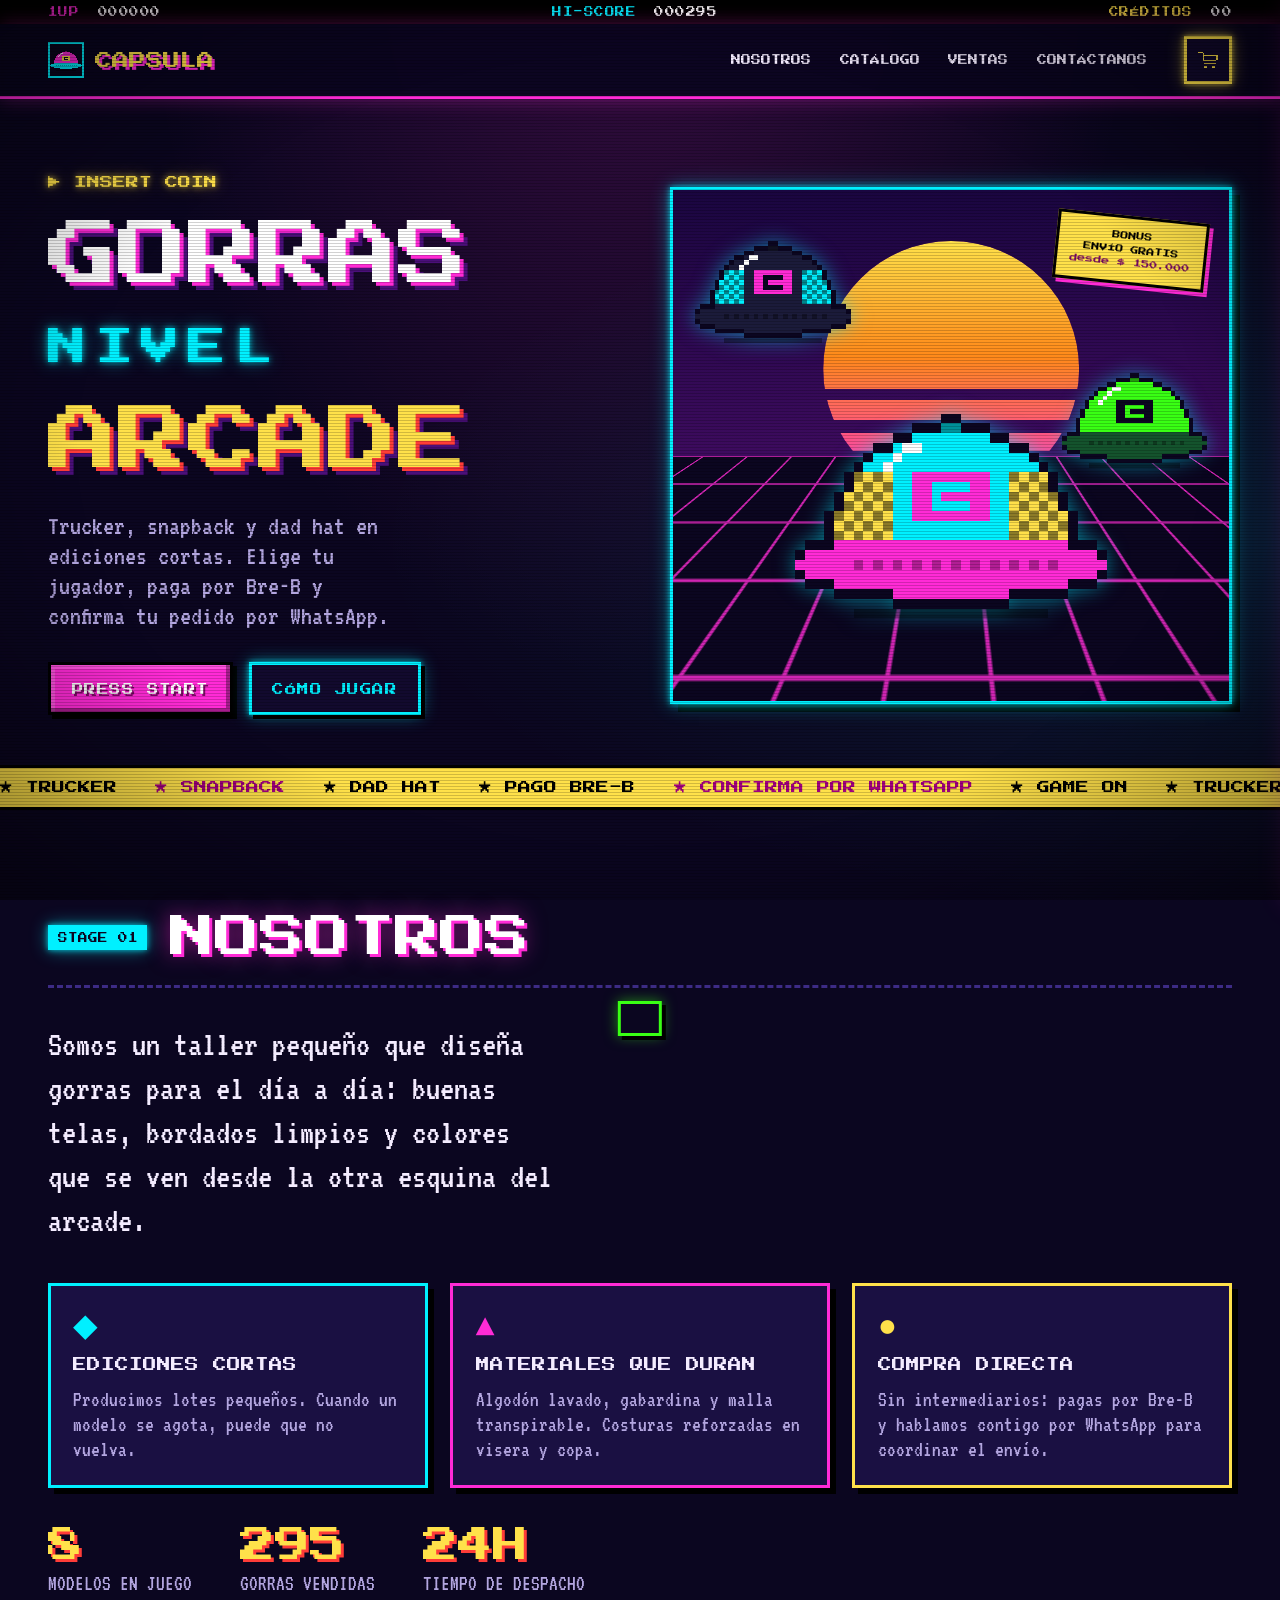
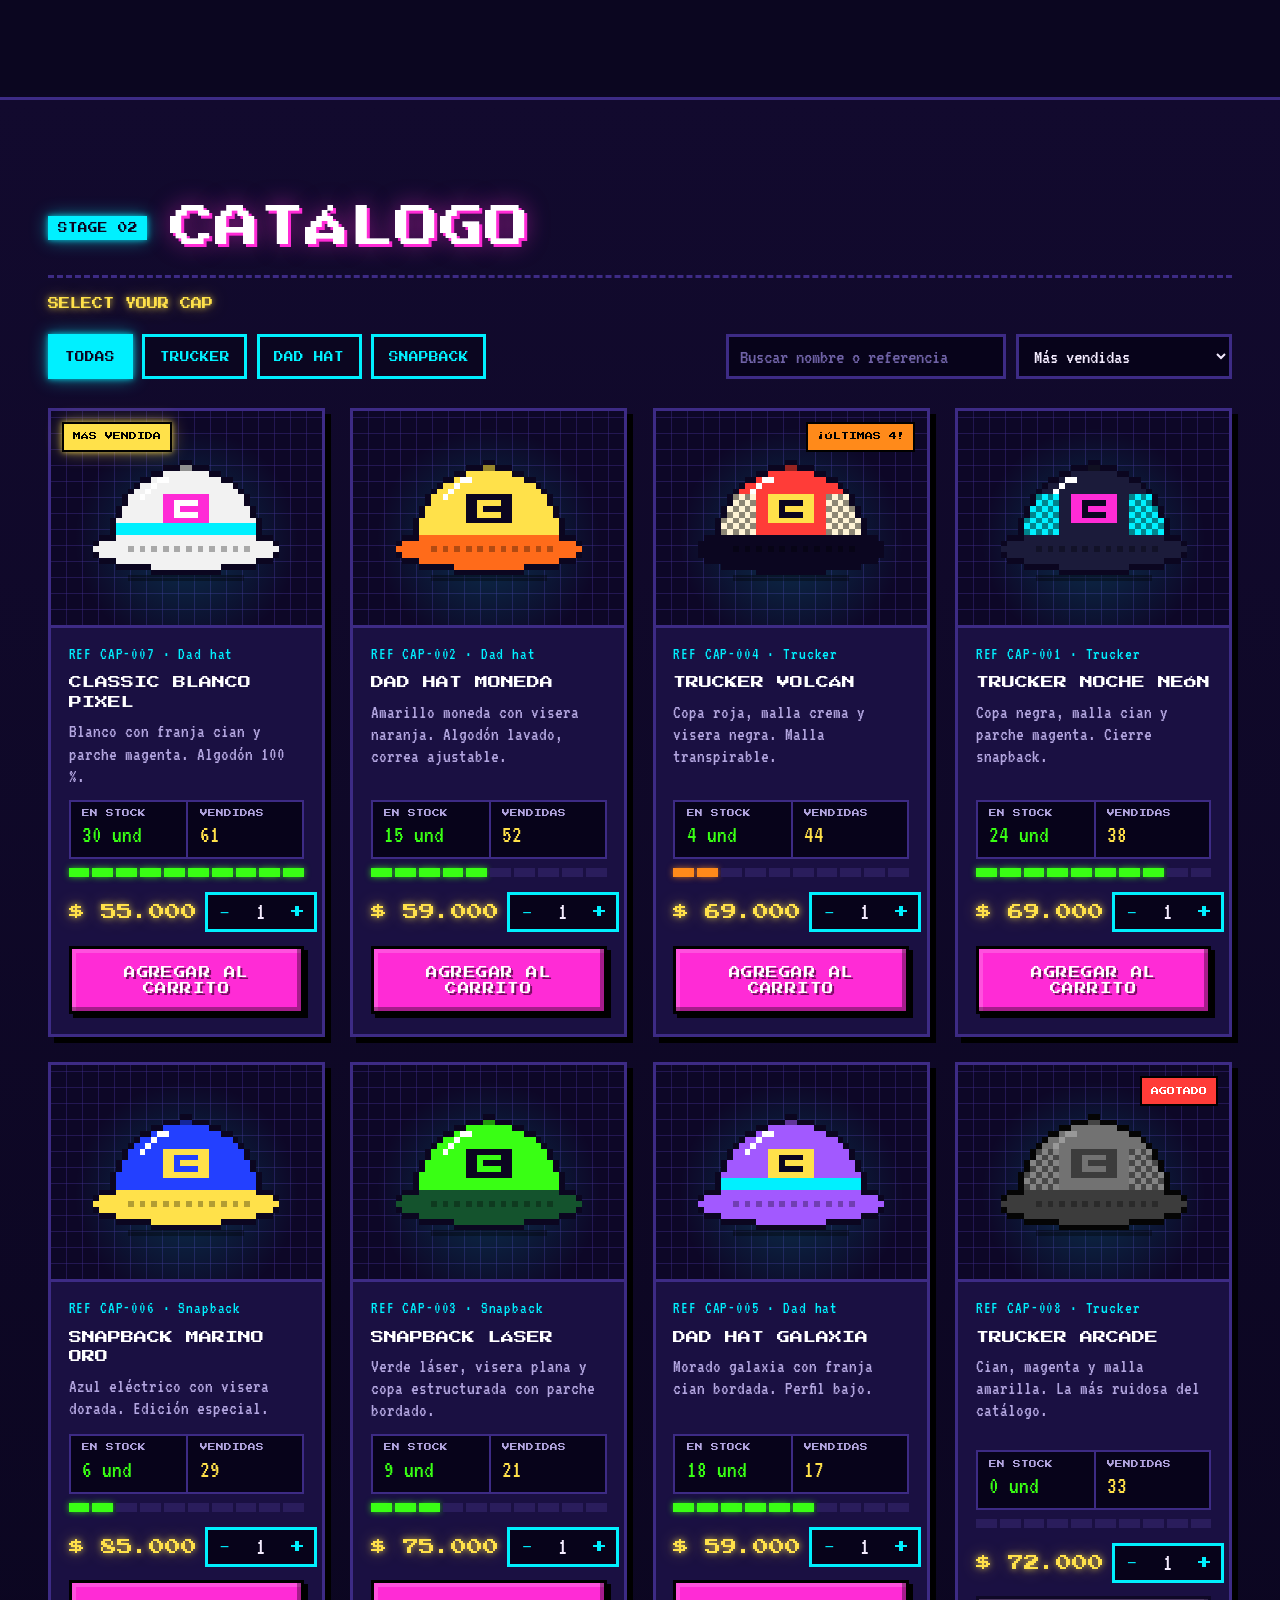
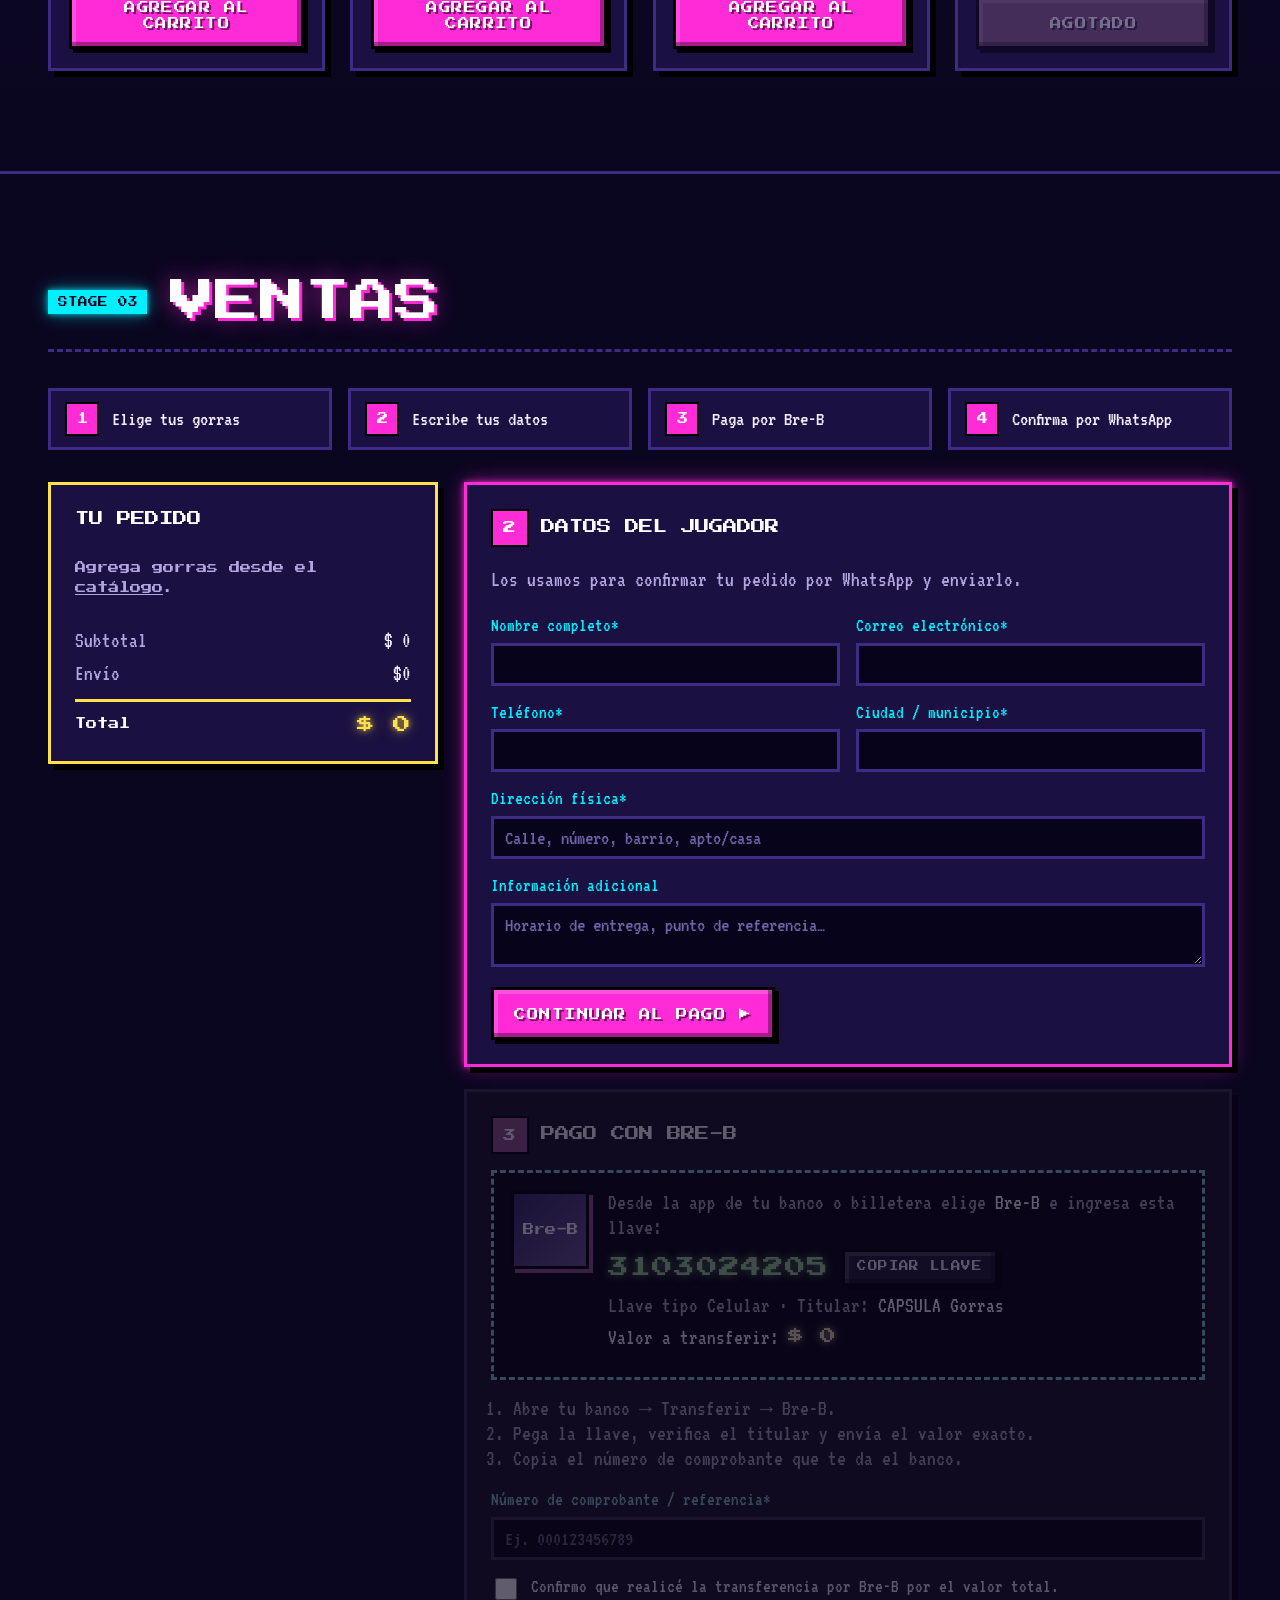
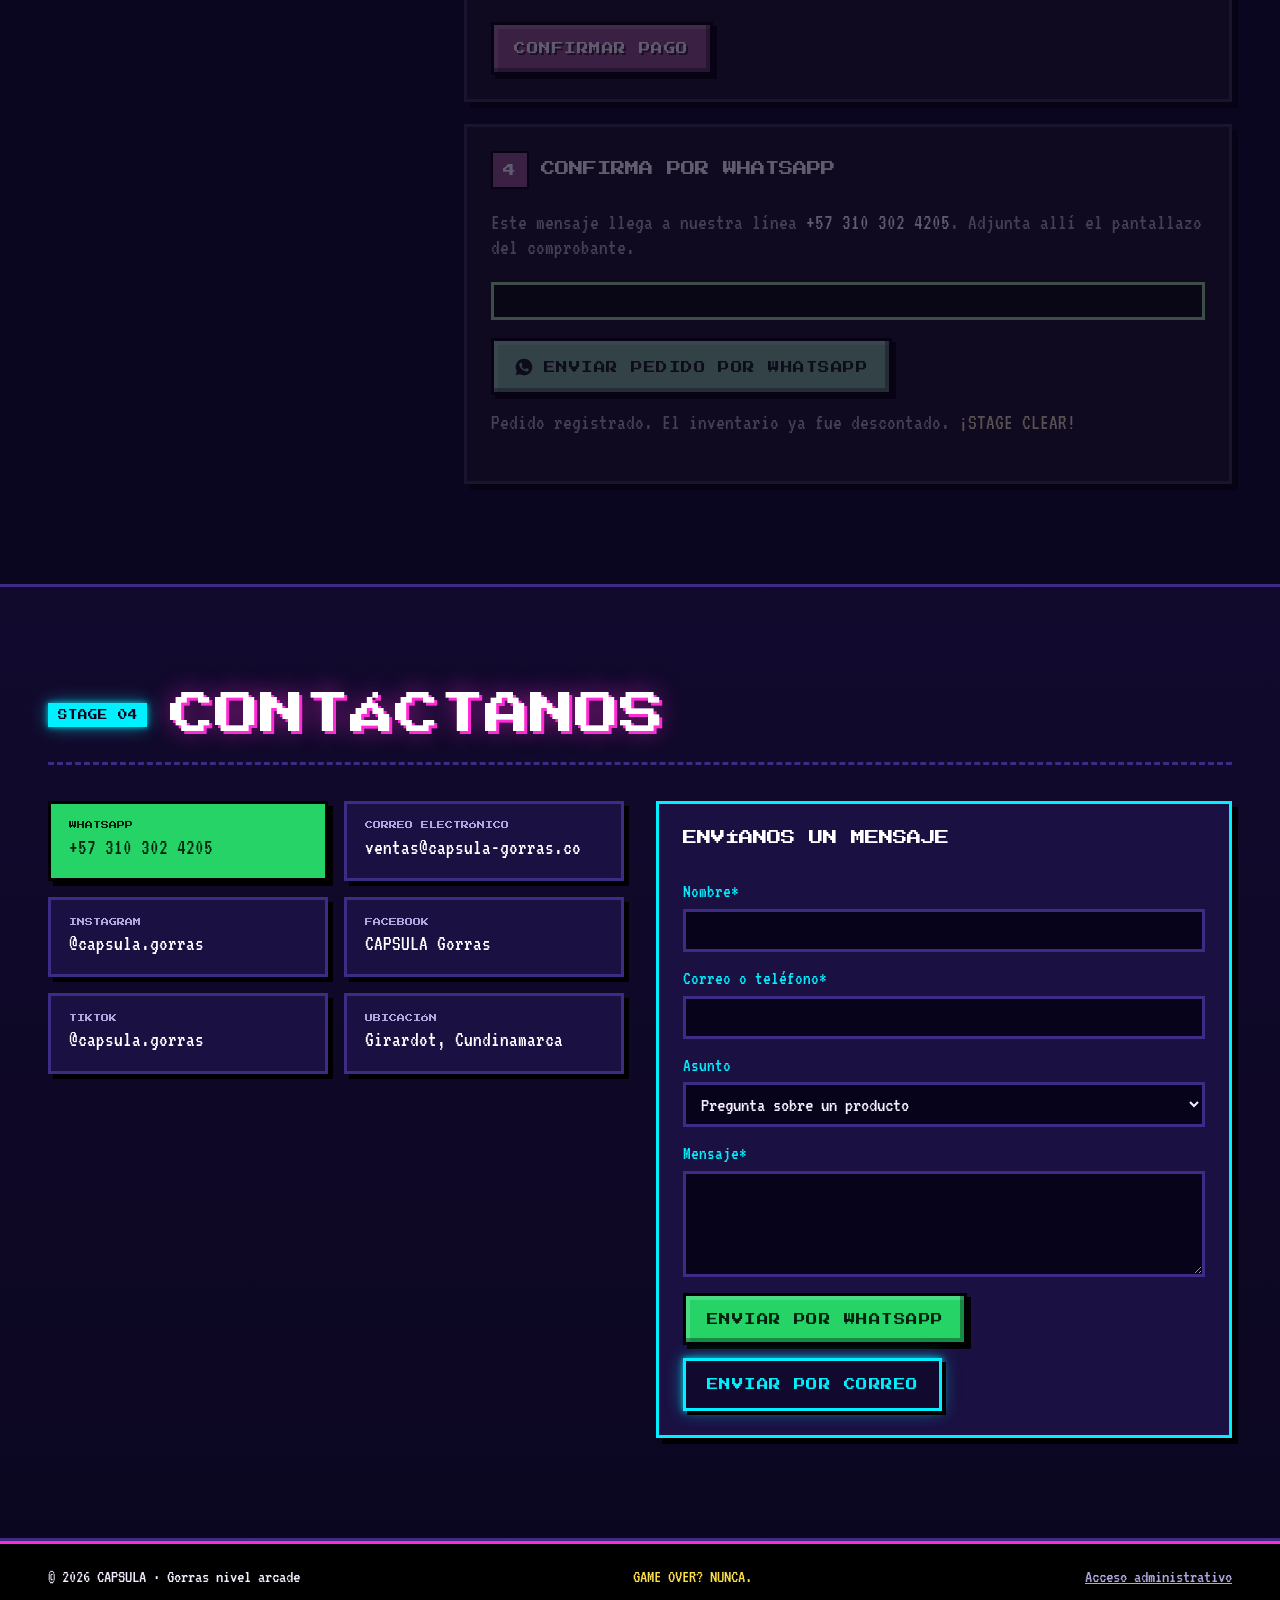
<file: index.html>
<!doctype html>
<html lang="es">
<head>
  <meta charset="utf-8">
  <meta name="viewport" content="width=device-width, initial-scale=1">
  <title>CAPSULA · Gorras arcade</title>
  <meta name="description" content="Tienda de gorras retro arcade: trucker, snapback y dad hat. Pago por Bre-B y confirmación por WhatsApp.">
  <meta name="theme-color" content="#0b0620">
  <link rel="icon" href="img/favicon.svg" type="image/svg+xml">
  <link rel="preconnect" href="https://fonts.googleapis.com">
  <link href="https://fonts.googleapis.com/css2?family=Press+Start+2P&family=VT323&display=swap" rel="stylesheet">
  <link rel="stylesheet" href="css/styles.css">
</head>
<body>
<div class="crt" aria-hidden="true"></div>

<!-- HUD superior -->
<div class="hud" aria-hidden="true">
  <span><b class="c-mag">1UP</b> <span id="hudScore">000000</span></span>
  <span><b class="c-cyan">HI-SCORE</b> <span id="hudHi">000000</span></span>
  <span><b class="c-yel">CRÉDITOS</b> <span id="hudCred">00</span></span>
</div>

<header class="topbar">
  <a href="#inicio" class="logo"><img src="img/favicon.svg" alt="" class="logo-mark"><span data-cfg="nombre">CAPSULA</span></a>
  <nav class="nav" id="nav">
    <a href="#nosotros">Nosotros</a>
    <a href="#catalogo">Catálogo</a>
    <a href="#ventas">Ventas</a>
    <a href="#contacto">Contáctanos</a>
  </nav>
  <button class="cart-btn" id="abrirCarrito" aria-label="Abrir carrito">
    <svg viewBox="0 0 16 16" width="22" height="22" shape-rendering="crispEdges" fill="currentColor"><path d="M1 2h3v1H1zM4 3h1v6H4zM5 4h10v1H5zM14 5h1v3h-1zM5 8h9v1H5zM5 10h9v1H5zM5 12h2v2H5zM11 12h2v2h-2z"/></svg>
    <span class="badge" id="contador">0</span>
  </button>
  <button class="menu-btn" id="menuBtn" aria-label="Menú">≡</button>
</header>

<!-- ================= INICIO ================= -->
<section class="hero" id="inicio">
  <div class="hero-text">
    <p class="kicker blink">▶ INSERT COIN</p>
    <h1><span class="h-a">GORRAS</span><span class="h-b">NIVEL</span><span class="h-c">ARCADE</span></h1>
    <p class="lead">Trucker, snapback y dad hat en ediciones cortas. Elige tu jugador, paga por Bre-B y confirma tu pedido por WhatsApp.</p>
    <div class="hero-cta">
      <a href="#catalogo" class="btn btn-primary">PRESS START</a>
      <a href="#ventas" class="btn btn-ghost">CÓMO JUGAR</a>
    </div>
  </div>
  <div class="hero-art">
    <div class="sun"></div>
    <div class="floor"></div>
    <img src="img/gorra-008.svg" alt="Gorra trucker arcade" class="hero-cap c1">
    <img src="img/gorra-001.svg" alt="" class="hero-cap c2">
    <img src="img/gorra-003.svg" alt="" class="hero-cap c3">
    <div class="sticker">BONUS<br>ENVÍO GRATIS<br><span id="envioGratis"></span></div>
  </div>
</section>

<div class="ticker" aria-hidden="true"><div class="ticker-track">
  <span>★ TRUCKER</span><span>★ SNAPBACK</span><span>★ DAD HAT</span><span>★ PAGO BRE-B</span><span>★ CONFIRMA POR WHATSAPP</span><span>★ GAME ON</span>
  <span>★ TRUCKER</span><span>★ SNAPBACK</span><span>★ DAD HAT</span><span>★ PAGO BRE-B</span><span>★ CONFIRMA POR WHATSAPP</span><span>★ GAME ON</span>
</div></div>

<!-- ================= NOSOTROS ================= -->
<section class="section" id="nosotros">
  <div class="section-head"><span class="num">STAGE 01</span><h2>Nosotros</h2></div>
  <div class="about">
    <p class="about-big">Somos un taller pequeño que diseña gorras para el día a día: buenas telas, bordados limpios y colores que se ven desde la otra esquina del arcade.</p>
    <div class="about-grid">
      <article><span class="icon">◆</span><h3>Ediciones cortas</h3><p>Producimos lotes pequeños. Cuando un modelo se agota, puede que no vuelva.</p></article>
      <article><span class="icon">▲</span><h3>Materiales que duran</h3><p>Algodón lavado, gabardina y malla transpirable. Costuras reforzadas en visera y copa.</p></article>
      <article><span class="icon">●</span><h3>Compra directa</h3><p>Sin intermediarios: pagas por Bre-B y hablamos contigo por WhatsApp para coordinar el envío.</p></article>
    </div>
    <ul class="stats">
      <li><strong id="statModelos">0</strong><span>modelos en juego</span></li>
      <li><strong id="statVendidas">0</strong><span>gorras vendidas</span></li>
      <li><strong>24H</strong><span>tiempo de despacho</span></li>
    </ul>
  </div>
</section>

<!-- ================= CATÁLOGO ================= -->
<section class="section section-alt" id="catalogo">
  <div class="section-head"><span class="num">STAGE 02</span><h2>Catálogo</h2></div>
  <p class="sub">SELECT YOUR CAP</p>
  <div class="filtros">
    <div class="chips" id="chips"></div>
    <div class="filtros-der">
      <input type="search" id="buscar" placeholder="Buscar nombre o referencia">
      <select id="orden" aria-label="Ordenar">
        <option value="ventas">Más vendidas</option>
        <option value="precio-asc">Precio: menor a mayor</option>
        <option value="precio-desc">Precio: mayor a menor</option>
        <option value="stock">Mayor disponibilidad</option>
      </select>
    </div>
  </div>
  <div class="grid" id="grid"><p class="cargando blink">CARGANDO…</p></div>
</section>

<!-- ================= VENTAS ================= -->
<section class="section" id="ventas">
  <div class="section-head"><span class="num">STAGE 03</span><h2>Ventas</h2></div>

  <ol class="pasos-guia">
    <li><b>1</b>Elige tus gorras</li>
    <li><b>2</b>Escribe tus datos</li>
    <li><b>3</b>Paga por Bre-B</li>
    <li><b>4</b>Confirma por WhatsApp</li>
  </ol>

  <div class="checkout">
    <aside class="resumen card">
      <h3>Tu pedido</h3>
      <div id="resumenItems" class="resumen-items"></div>
      <dl class="totales">
        <div><dt>Subtotal</dt><dd id="tSub">$0</dd></div>
        <div><dt>Envío</dt><dd id="tEnv">$0</dd></div>
        <div class="total"><dt>Total</dt><dd id="tTot">$0</dd></div>
      </dl>
    </aside>

    <div class="flujo">
      <form class="card paso" id="formDatos" novalidate>
        <h3><span class="paso-n">2</span> Datos del jugador</h3>
        <p class="muted">Los usamos para confirmar tu pedido por WhatsApp y enviarlo.</p>
        <div class="campos">
          <label>Nombre completo*<input name="nombre" required autocomplete="name"></label>
          <label>Correo electrónico*<input name="correo" type="email" required autocomplete="email"></label>
          <label>Teléfono*<input name="telefono" type="tel" required pattern="[0-9 +\(\)\-]{7,}" autocomplete="tel"></label>
          <label>Ciudad / municipio*<input name="ciudad" required autocomplete="address-level2"></label>
          <label class="full">Dirección física*<input name="direccion" required autocomplete="street-address" placeholder="Calle, número, barrio, apto/casa"></label>
          <label class="full">Información adicional<textarea name="adicional" rows="2" placeholder="Horario de entrega, punto de referencia…"></textarea></label>
        </div>
        <button class="btn btn-primary" type="submit">Continuar al pago ▶</button>
      </form>

      <div class="card paso bloqueado" id="pasoPago">
        <h3><span class="paso-n">3</span> Pago con Bre-B</h3>
        <div class="breb">
          <div class="breb-logo">Bre-B</div>
          <div>
            <p class="muted">Desde la app de tu banco o billetera elige <b>Bre-B</b> e ingresa esta llave:</p>
            <div class="llave">
              <span id="brebLlave">—</span>
              <button class="btn btn-small" type="button" id="copiarLlave">Copiar llave</button>
            </div>
            <p class="muted"><span id="brebTipo"></span> · Titular: <b id="brebTitular"></b></p>
            <p class="monto">Valor a transferir: <b id="brebMonto">$0</b></p>
          </div>
        </div>
        <ol class="mini-pasos">
          <li>Abre tu banco → Transferir → Bre-B.</li>
          <li>Pega la llave, verifica el titular y envía el valor exacto.</li>
          <li>Copia el número de comprobante que te da el banco.</li>
        </ol>
        <form id="formPago" novalidate>
          <label>Número de comprobante / referencia*
            <input name="comprobante" required minlength="4" placeholder="Ej. 000123456789">
          </label>
          <label class="check"><input type="checkbox" name="confirmo" required> Confirmo que realicé la transferencia por Bre-B por el valor total.</label>
          <button class="btn btn-primary" type="submit" id="btnPagar">Confirmar pago</button>
        </form>
      </div>

      <div class="card paso bloqueado" id="pasoWhatsapp">
        <h3><span class="paso-n">4</span> Confirma por WhatsApp</h3>
        <p class="muted">Este mensaje llega a nuestra línea <b data-cfg="whatsappVisible"></b>. Adjunta allí el pantallazo del comprobante.</p>
        <pre class="mensaje" id="mensajeWA"></pre>
        <a class="btn btn-wa" id="btnWA" target="_blank" rel="noopener">
          <svg viewBox="0 0 24 24" width="20" height="20" fill="currentColor"><path d="M12 2a10 10 0 0 0-8.6 15.1L2 22l5-1.3A10 10 0 1 0 12 2Zm5.3 14.1c-.2.6-1.3 1.2-1.8 1.2-.5.1-1 .1-3.3-.8-2.8-1.1-4.5-3.9-4.7-4.1-.1-.2-1.1-1.5-1.1-2.9s.7-2 1-2.3c.2-.3.5-.3.7-.3h.5c.2 0 .4 0 .6.5l.8 2c.1.2.1.3 0 .5l-.3.5-.4.4c-.1.1-.3.3-.1.6.2.3.7 1.2 1.6 2 1.1 1 2 1.3 2.3 1.4.3.1.5.1.6-.1l.9-1.1c.2-.3.4-.2.6-.1l1.9.9c.3.1.5.2.5.3.1.2.1.7-.1 1.3Z"/></svg>
          Enviar pedido por WhatsApp
        </a>
        <p class="pedido-id muted">Pedido <b id="pedidoId"></b> registrado. El inventario ya fue descontado. <span class="c-yel">¡STAGE CLEAR!</span></p>
      </div>
    </div>
  </div>
</section>

<!-- ================= CONTACTO ================= -->
<section class="section section-alt" id="contacto">
  <div class="section-head"><span class="num">STAGE 04</span><h2>Contáctanos</h2></div>
  <div class="contacto">
    <div class="canales">
      <a class="canal wa" id="lnkWA" target="_blank" rel="noopener"><span>WhatsApp</span><b data-cfg="whatsappVisible"></b></a>
      <a class="canal" id="lnkMail"><span>Correo electrónico</span><b data-cfg="correo"></b></a>
      <a class="canal" id="lnkIG" target="_blank" rel="noopener"><span>Instagram</span><b>@capsula.gorras</b></a>
      <a class="canal" id="lnkFB" target="_blank" rel="noopener"><span>Facebook</span><b>CAPSULA Gorras</b></a>
      <a class="canal" id="lnkTT" target="_blank" rel="noopener"><span>TikTok</span><b>@capsula.gorras</b></a>
      <div class="canal"><span>Ubicación</span><b data-cfg="ciudad"></b></div>
    </div>
    <form class="mensajeria card" id="formContacto" novalidate>
      <h3>Envíanos un mensaje</h3>
      <label>Nombre*<input name="nombre" required></label>
      <label>Correo o teléfono*<input name="contacto" required></label>
      <label>Asunto
        <select name="asunto">
          <option>Pregunta sobre un producto</option>
          <option>Estado de mi pedido</option>
          <option>Ventas al por mayor</option>
          <option>Otro</option>
        </select>
      </label>
      <label>Mensaje*<textarea name="mensaje" rows="4" required></textarea></label>
      <div class="dos-btn">
        <button class="btn btn-wa" type="submit" data-via="wa">Enviar por WhatsApp</button>
        <button class="btn btn-ghost" type="submit" data-via="mail">Enviar por correo</button>
      </div>
    </form>
  </div>
</section>

<footer class="footer">
  <span>© 2026 <span data-cfg="nombre"></span> · <span data-cfg="eslogan"></span></span>
  <span class="blink c-yel">GAME OVER? NUNCA.</span>
  <a href="admin.html" class="admin-link">Acceso administrativo</a>
</footer>

<!-- ================= CARRITO ================= -->
<div class="overlay" id="overlay"></div>
<aside class="drawer" id="drawer" aria-label="Carrito">
  <div class="drawer-head"><h3>Carrito</h3><button class="x" id="cerrarCarrito" aria-label="Cerrar">×</button></div>
  <div class="drawer-body" id="carritoItems"></div>
  <div class="drawer-foot">
    <div class="fila"><span>Subtotal</span><b id="dSub">$0</b></div>
    <p class="muted" id="dEnvioMsg"></p>
    <a href="#ventas" class="btn btn-primary btn-block" id="irPagar">Finalizar compra ▶</a>
  </div>
</aside>

<div class="toast" id="toast"></div>

<script src="js/config.js"></script>
<script src="data/inventario.js"></script>
<script src="js/inventario.js"></script>
<script src="js/app.js"></script>
</body>
</html>
</file>
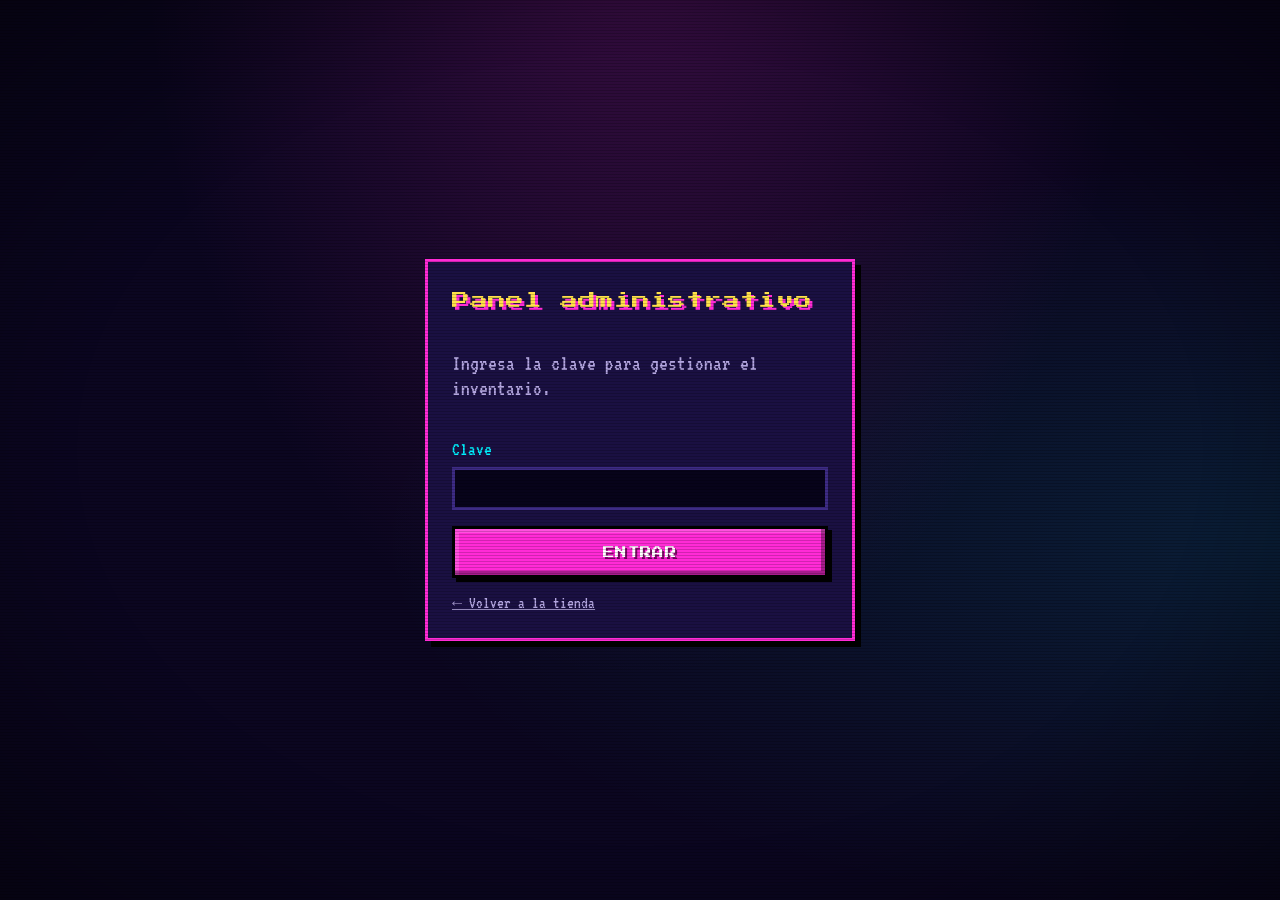
<file: admin.html>
<!doctype html>
<html lang="es">
<head>
  <meta charset="utf-8">
  <meta name="viewport" content="width=device-width, initial-scale=1">
  <meta name="robots" content="noindex, nofollow">
  <title>Inventario · Panel administrativo</title>
  <link rel="icon" href="img/favicon.svg" type="image/svg+xml">
  <link href="https://fonts.googleapis.com/css2?family=Press+Start+2P&family=VT323&display=swap" rel="stylesheet">
  <link rel="stylesheet" href="css/styles.css">
</head>
<body class="admin-body">
<div class="crt" aria-hidden="true"></div>

<!-- Acceso -->
<section class="login" id="login">
  <form class="card" id="formLogin">
    <h1>Panel administrativo</h1>
    <p class="muted">Ingresa la clave para gestionar el inventario.</p>
    <label>Clave<input type="password" name="clave" required autocomplete="current-password"></label>
    <button class="btn btn-primary">Entrar</button>
    <a href="index.html" class="muted small">← Volver a la tienda</a>
  </form>
</section>

<main class="admin" id="admin" hidden>
  <div class="admin-top">
    <h1>Inventario <span class="fuente" id="fuente"></span></h1>
    <div class="barra" style="margin:0">
      <button class="btn btn-small" id="recargar">Recargar</button>
      <a href="index.html" class="btn btn-small" target="_blank">Ver tienda</a>
      <button class="btn btn-small" id="salir">Salir</button>
    </div>
  </div>

  <div class="kpis" id="kpis"></div>

  <div class="tabs" role="tablist">
    <button class="tab on" data-tab="inventario">Inventario</button>
    <button class="tab" data-tab="nuevo">Nuevo producto</button>
    <button class="tab" data-tab="pedidos">Pedidos</button>
    <button class="tab" data-tab="movimientos">Movimientos</button>
    <button class="tab" data-tab="respaldo">Respaldo y publicación</button>
  </div>

  <!-- Inventario -->
  <section class="panel on" id="p-inventario">
    <div class="barra">
      <input type="search" id="filtroInv" placeholder="Buscar referencia o nombre">
      <select id="filtroEstado" style="width:auto">
        <option value="">Todos</option><option value="bajo">Stock bajo</option><option value="cero">Agotados</option><option value="inactivo">Inactivos</option>
      </select>
    </div>
    <div class="tabla-wrap"><table>
      <thead><tr><th></th><th>Ref.</th><th>Producto</th><th>Precio</th><th>Stock</th><th>Entrada rápida</th><th>Vendidas</th><th>Estado</th><th>Visible</th><th>Acciones</th></tr></thead>
      <tbody id="tablaInv"></tbody>
    </table></div>
  </section>

  <!-- Nuevo -->
  <section class="panel" id="p-nuevo">
    <form class="card form-nuevo" id="formNuevo">
      <label>Referencia*<input name="ref" required placeholder="CAP-009"></label>
      <label>Nombre*<input name="nombre" required></label>
      <label>Categoría*<input name="categoria" required list="cats" placeholder="Trucker"></label>
      <datalist id="cats"></datalist>
      <label>Precio (COP)*<input name="precio" type="number" min="0" step="100" required></label>
      <label>Stock inicial*<input name="stock" type="number" min="0" required></label>
      <label>Vendidas<input name="ventas" type="number" min="0" value="0"></label>
      <label class="full">Imagen (ruta en el repositorio o URL)<input name="imagen" placeholder="img/gorra-009.jpg"></label>
      <label class="full">Descripción<textarea name="descripcion" rows="2"></textarea></label>
      <div class="full"><button class="btn btn-primary">Agregar al inventario</button></div>
    </form>
  </section>

  <!-- Pedidos -->
  <section class="panel" id="p-pedidos">
    <p class="muted small">Pedidos registrados desde este navegador. Con Google Sheets activo, todos los pedidos quedan además en la hoja «Pedidos».</p>
    <div class="tabla-wrap"><table>
      <thead><tr><th>Pedido</th><th>Fecha</th><th>Cliente</th><th>Productos</th><th>Total</th><th>Comprobante Bre-B</th><th>Estado</th><th></th></tr></thead>
      <tbody id="tablaPed"></tbody>
    </table></div>
  </section>

  <!-- Movimientos -->
  <section class="panel" id="p-movimientos">
    <div class="tabla-wrap"><table>
      <thead><tr><th>Fecha</th><th>Ref.</th><th>Tipo</th><th>Cantidad</th><th>Nota</th></tr></thead>
      <tbody id="tablaMov"></tbody>
    </table></div>
  </section>

  <!-- Respaldo -->
  <section class="panel" id="p-respaldo">
    <div class="barra">
      <button class="btn btn-primary" id="expJson">Descargar inventario.js</button>
      <button class="btn" id="expCsv">Descargar CSV (Excel)</button>
      <button class="btn" id="expPed">Descargar pedidos CSV</button>
      <label class="btn" style="flex-direction:row">Importar inventario<input type="file" id="impJson" accept=".js,.json" hidden></label>
      <button class="btn btn-danger" id="reset">Restablecer desde GitHub</button>
    </div>
    <div class="ayuda">
      <h3>Cómo publicar el inventario actualizado</h3>
      <p>Sin Google Sheets, los cambios se guardan en este navegador. Para que todos los clientes vean el stock nuevo:</p>
      <ol>
        <li>Pulsa <b>Descargar inventario.js</b>.</li>
        <li>En GitHub abre <code>data/inventario.js</code> → <b>Edit</b> (o «Upload files» en la carpeta <code>data</code>) y reemplázalo.</li>
        <li>Haz <b>Commit</b>. En 1–2 minutos GitHub Pages publica el cambio.</li>
      </ol>
      <p style="margin-top:.6rem">Para inventario <b>automático y compartido en tiempo real</b> (cada venta descuenta stock para todos), activa Google Sheets siguiendo el README.</p>
    </div>
  </section>
</main>

<dialog id="dlg"><h3 id="dlgT"></h3><div id="dlgC"></div><div class="barra" style="margin-top:1rem;justify-content:flex-end"><button class="btn btn-small" onclick="dlg.close()">Cerrar</button></div></dialog>
<div class="toast" id="toast"></div>

<script src="js/config.js"></script>
<script src="data/inventario.js"></script>
<script src="js/inventario.js"></script>
<script src="js/admin.js"></script>
</body>
</html>
</file>
<file: css/styles.css>
/* ============================================================
   CAPSULA — Estilo RETRO ARCADE (tienda + panel administrativo)
   ============================================================ */
:root {
  --bg: #0b0620;
  --bg-2: #120a2e;
  --panel: #1a1042;
  --panel-2: #241657;
  --line: #3d2b85;
  --mag: #ff2bd6;
  --cyan: #00f0ff;
  --yel: #ffe14a;
  --lime: #39ff14;
  --red: #ff3c38;
  --orange: #ff8a1a;
  --text: #f4ecff;
  --muted: #b3a6e0;
  --wa: #25d366;
  --pixel: "Press Start 2P", "Courier New", monospace;
  --mono: "VT323", "Courier New", monospace;
  --glow-m: 0 0 6px rgba(255, 43, 214, .8), 0 0 18px rgba(255, 43, 214, .45);
  --glow-c: 0 0 6px rgba(0, 240, 255, .8), 0 0 18px rgba(0, 240, 255, .45);
  --glow-y: 0 0 6px rgba(255, 225, 74, .8), 0 0 18px rgba(255, 225, 74, .4);
}
* { box-sizing: border-box; }
html { overflow-x: clip; scroll-behavior: smooth; scroll-padding-top: 110px; }
body {
  overflow-x: clip; margin: 0; font: 1.35rem/1.15 var(--mono); color: var(--text);
  background:
    radial-gradient(ellipse at 50% -10%, rgba(255, 43, 214, .18), transparent 55%),
    radial-gradient(ellipse at 100% 60%, rgba(0, 240, 255, .10), transparent 50%),
    var(--bg);
  background-attachment: fixed;
}
img { max-width: 100%; display: block; }
a { color: inherit; }
h1, h2, h3 { margin: 0; line-height: 1.25; font-family: var(--pixel); font-weight: 400; }
b, strong { font-weight: 400; color: #fff; }
.muted { color: var(--muted); }
.small { font-size: 1.05rem; }
.c-mag { color: var(--mag); } .c-cyan { color: var(--cyan); } .c-yel { color: var(--yel); }
.blink { animation: blink 1.1s steps(1) infinite; }
@keyframes blink { 50% { opacity: 0; } }
::selection { background: var(--mag); color: #fff; }

/* Pantalla CRT: líneas de barrido + viñeta */
.crt { position: fixed; inset: 0; pointer-events: none; z-index: 100;
  background:
    repeating-linear-gradient(to bottom, rgba(0,0,0,.18) 0 1px, transparent 1px 3px),
    radial-gradient(ellipse at center, transparent 62%, rgba(0,0,0,.45) 100%); }

/* ---------- Botones arcade ---------- */
.btn {
  display: inline-flex; align-items: center; justify-content: center; gap: .6rem;
  font: .72rem/1.4 var(--pixel); text-transform: uppercase; letter-spacing: .04em;
  padding: .95rem 1.3rem; border: 3px solid #000; cursor: pointer; text-decoration: none;
  background: var(--panel-2); color: var(--text);
  box-shadow: inset -4px -4px 0 rgba(0,0,0,.35), inset 4px 4px 0 rgba(255,255,255,.18), 4px 4px 0 #000;
  transition: transform .08s, box-shadow .08s, filter .15s;
}
.btn:hover:not(:disabled) { filter: brightness(1.15); }
.btn:active:not(:disabled) { transform: translate(4px, 4px); box-shadow: inset -4px -4px 0 rgba(0,0,0,.35), inset 4px 4px 0 rgba(255,255,255,.18), 0 0 0 #000; }
.btn:disabled { opacity: .4; cursor: not-allowed; filter: grayscale(.8); }
.btn-primary { background: var(--mag); color: #fff; text-shadow: 2px 2px 0 #7a0a64; }
.btn-ghost { background: var(--bg-2); color: var(--cyan); border-color: var(--cyan); box-shadow: 4px 4px 0 #000, var(--glow-c); }
.btn-wa { background: var(--wa); color: #04210f; }
.btn-small { padding: .55rem .8rem; font-size: .6rem; }
.btn-block { width: 100%; }
.btn-danger { background: var(--red); color: #fff; }

/* ---------- HUD + barra superior ---------- */
.hud { display: flex; justify-content: space-between; gap: 1rem; padding: .45rem clamp(16px, 4vw, 48px); background: #000; font: .6rem var(--pixel); letter-spacing: .05em; color: #fff; }
.hud b { margin-right: .5rem; }
.topbar { position: sticky; top: 0; z-index: 30; display: flex; align-items: center; gap: 1.5rem; padding: .75rem clamp(16px, 4vw, 48px); background: rgba(11, 6, 32, .94); backdrop-filter: blur(6px); border-bottom: 3px solid var(--mag); box-shadow: 0 0 18px rgba(255, 43, 214, .35); }
.logo { display: flex; align-items: center; gap: .7rem; font: 1.05rem var(--pixel); text-decoration: none; color: var(--yel); text-shadow: 3px 3px 0 var(--mag); }
.logo-mark { width: 36px; height: 36px; image-rendering: pixelated; border: 2px solid var(--cyan); }
.nav { display: flex; gap: .2rem; margin-left: auto; }
.nav a { font: .62rem var(--pixel); text-decoration: none; padding: .6rem .8rem; text-transform: uppercase; color: var(--text); }
.nav a:hover { color: var(--bg); background: var(--cyan); box-shadow: var(--glow-c); }
.cart-btn { position: relative; width: 48px; height: 48px; display: grid; place-items: center; cursor: pointer; background: var(--bg-2); color: var(--yel); border: 3px solid var(--yel); box-shadow: var(--glow-y); }
.badge { position: absolute; top: -10px; right: -10px; min-width: 24px; height: 24px; padding: 0 4px; display: grid; place-items: center; background: var(--mag); color: #fff; font: .55rem var(--pixel); border: 2px solid #000; transform: scale(0); transition: transform .15s steps(3); }
.badge.on { transform: scale(1); }
.menu-btn { display: none; border: 3px solid var(--cyan); background: none; color: var(--cyan); font: 1.4rem/1 var(--pixel); width: 48px; height: 48px; cursor: pointer; }

/* ---------- Hero ---------- */
.hero { display: grid; grid-template-columns: 1.05fr 1fr; gap: 2rem; align-items: center; padding: clamp(40px, 6vw, 80px) clamp(16px, 4vw, 48px) clamp(30px, 4vw, 50px); max-width: 1320px; margin: 0 auto; }
.kicker { font: .8rem var(--pixel); color: var(--yel); text-shadow: var(--glow-y); margin: 0 0 1.4rem; }
.hero h1 { display: flex; flex-direction: column; gap: .35em; font-size: clamp(2rem, 5.6vw, 4.4rem); }
.h-a { color: #fff; text-shadow: 4px 4px 0 var(--mag), 8px 8px 0 #4b0f7a; }
.h-b { color: var(--cyan); font-size: .55em; text-shadow: var(--glow-c); letter-spacing: .2em; }
.h-c { color: var(--yel); text-shadow: 4px 4px 0 var(--red), 8px 8px 0 #4b0f7a; }
.lead { font-size: 1.7rem; line-height: 1.1; max-width: 32ch; margin: 1.6rem 0 2rem; color: var(--muted); }
.hero-cta { display: flex; gap: 1rem; flex-wrap: wrap; }
.hero-art { position: relative; aspect-ratio: 1 / .92; overflow: hidden; border: 3px solid var(--cyan); box-shadow: var(--glow-c), 8px 8px 0 #000;
  background: linear-gradient(#1a0640 0%, #3d0b5e 52%, #0b0620 52.2%); }
.sun { position: absolute; left: 50%; top: 10%; width: 46%; aspect-ratio: 1; transform: translateX(-50%); border-radius: 50%;
  background: linear-gradient(var(--yel) 0%, var(--orange) 45%, var(--mag) 100%);
  -webkit-mask: linear-gradient(#000 0 58%, transparent 58% 62%, #000 62% 70%, transparent 70% 75%, #000 75% 82%, transparent 82% 88%, #000 88% 93%, transparent 93%);
  mask: linear-gradient(#000 0 58%, transparent 58% 62%, #000 62% 70%, transparent 70% 75%, #000 75% 82%, transparent 82% 88%, #000 88% 93%, transparent 93%);
  filter: drop-shadow(0 0 20px rgba(255, 43, 214, .6)); }
.floor { position: absolute; left: -50%; right: -50%; bottom: 0; height: 48%; transform: perspective(260px) rotateX(58deg); transform-origin: top;
  background-image: linear-gradient(var(--mag) 2px, transparent 2px), linear-gradient(90deg, var(--mag) 2px, transparent 2px);
  background-size: 44px 44px; animation: piso 1.2s linear infinite; opacity: .8; }
@keyframes piso { to { background-position: 0 44px; } }
.hero-cap { position: absolute; image-rendering: pixelated; filter: drop-shadow(0 0 10px rgba(0, 240, 255, .5)); }
.c1 { width: 56%; left: 22%; top: 40%; animation: salto 1.6s steps(4) infinite; }
.c2 { width: 28%; left: 4%; top: 8%; }
.c3 { width: 26%; right: 4%; top: 34%; }
@keyframes salto { 50% { transform: translateY(-14px); } }
.sticker { position: absolute; right: 4%; top: 5%; padding: .7rem .8rem; background: var(--yel); color: #000; font: .5rem/1.7 var(--pixel); text-align: center; border: 3px solid #000; box-shadow: 4px 4px 0 var(--mag); transform: rotate(6deg); }
.sticker span { color: #7a0a64; }

.ticker { background: var(--yel); color: #000; overflow: hidden; border-block: 3px solid #000; }
.ticker-track { display: flex; gap: 2.4rem; width: max-content; padding: .8rem 0; font: .8rem var(--pixel); animation: corre 26s linear infinite; }
.ticker-track span:nth-child(3n+2) { color: #a1007e; }
@keyframes corre { to { transform: translateX(-50%); } }

/* ---------- Secciones ---------- */
.section { padding: clamp(56px, 8vw, 100px) clamp(16px, 4vw, 48px); }
.section > * { max-width: 1320px; margin-inline: auto; }
.section-alt { background: linear-gradient(var(--bg-2), var(--bg)); border-block: 3px solid var(--line); }
.section-head { display: flex; align-items: center; flex-wrap: wrap; gap: 1rem 1.4rem; margin-bottom: 2.2rem; padding-bottom: 1.2rem; border-bottom: 3px dashed var(--line); }
.section-head h2 { font-size: clamp(1.5rem, 4vw, 2.8rem); text-transform: uppercase; color: #fff; text-shadow: 3px 3px 0 var(--mag), 0 0 22px rgba(255, 43, 214, .55); }
.num { font: .6rem var(--pixel); color: var(--bg); background: var(--cyan); padding: .45rem .6rem; box-shadow: var(--glow-c); }
.sub { font: .7rem var(--pixel); color: var(--yel); margin-top: -1rem; margin-bottom: 1.6rem; text-shadow: var(--glow-y); }

/* Nosotros */
.about-big { font-size: clamp(1.7rem, 2.8vw, 2.2rem); max-width: 36ch; margin: 0 0 2.5rem; line-height: 1.25; }
.about-grid { display: grid; grid-template-columns: repeat(3, 1fr); gap: 1.4rem; }
.about-grid article { background: var(--panel); border: 3px solid var(--cyan); padding: 1.4rem; box-shadow: 6px 6px 0 #000; }
.about-grid article:nth-child(2) { border-color: var(--mag); }
.about-grid article:nth-child(3) { border-color: var(--yel); }
.icon { font-size: 2rem; color: var(--cyan); }
.about-grid article:nth-child(2) .icon { color: var(--mag); }
.about-grid article:nth-child(3) .icon { color: var(--yel); }
.about-grid h3 { font-size: .85rem; text-transform: uppercase; margin: .6rem 0 .8rem; line-height: 1.5; }
.about-grid p { margin: 0; color: var(--muted); }
.stats { list-style: none; padding: 0; margin: 2.5rem 0 0; display: flex; flex-wrap: wrap; gap: 3rem; }
.stats strong { display: block; font: 2.2rem var(--pixel); color: var(--yel); text-shadow: 3px 3px 0 var(--red); margin-bottom: .6rem; }
.stats span { color: var(--muted); text-transform: uppercase; }

/* Catálogo */
.filtros { display: flex; justify-content: space-between; gap: 1rem; flex-wrap: wrap; margin-bottom: 1.8rem; }
.chips { display: flex; gap: .6rem; flex-wrap: wrap; }
.chip { font: .6rem var(--pixel); text-transform: uppercase; padding: .7rem .9rem; cursor: pointer; background: var(--bg); color: var(--cyan); border: 3px solid var(--cyan); }
.chip:hover { background: var(--panel-2); }
.chip.on { background: var(--cyan); color: var(--bg); box-shadow: var(--glow-c); }
.filtros-der { display: flex; gap: .6rem; flex-wrap: wrap; }
input, select, textarea { font: 1.3rem var(--mono); color: var(--text); background: #07031a; border: 3px solid var(--line); padding: .5rem .7rem; width: 100%; border-radius: 0; }
input::placeholder, textarea::placeholder { color: #6f62a6; }
.filtros-der input { width: 280px; }
.filtros-der select { width: auto; }
input:focus, select:focus, textarea:focus { outline: none; border-color: var(--cyan); box-shadow: var(--glow-c); }

.grid { display: grid; grid-template-columns: repeat(auto-fill, minmax(270px, 1fr)); gap: 1.6rem; }
.cargando, .vacio { color: var(--muted); grid-column: 1 / -1; font-family: var(--pixel); font-size: .7rem; line-height: 1.8; }
.producto { display: flex; flex-direction: column; background: var(--panel); border: 3px solid var(--line); box-shadow: 6px 6px 0 #000; transition: transform .1s steps(2), border-color .1s; }
.producto:hover { transform: translate(-3px, -3px); border-color: var(--mag); box-shadow: 9px 9px 0 #000, var(--glow-m); }
.foto { position: relative; aspect-ratio: 5 / 4; display: grid; place-items: center; padding: 1.2rem; border-bottom: 3px solid var(--line);
  background: radial-gradient(circle at 50% 60%, rgba(0, 240, 255, .18), transparent 60%),
    repeating-linear-gradient(0deg, transparent 0 15px, rgba(61, 43, 133, .45) 15px 16px),
    repeating-linear-gradient(90deg, transparent 0 15px, rgba(61, 43, 133, .45) 15px 16px), #0d0727; }
.foto img { width: 80%; image-rendering: pixelated; transition: transform .2s steps(3); }
.producto:hover .foto img { transform: translateY(-8px); }
.sin-stock .foto img { filter: grayscale(1) brightness(.6); }
.tag { position: absolute; top: .7rem; font: .5rem/1.4 var(--pixel); text-transform: uppercase; padding: .45rem .55rem; border: 2px solid #000; }
.tag.top { left: .7rem; background: var(--yel); color: #000; box-shadow: var(--glow-y); }
.tag.bajo { right: .7rem; background: var(--orange); color: #000; animation: blink 1s steps(1) infinite; }
.tag.agotado { right: .7rem; background: var(--red); color: #fff; }
.info { padding: 1.1rem 1.1rem 1.2rem; display: flex; flex-direction: column; gap: .55rem; flex: 1; }
.ref { font-size: 1.05rem; color: var(--cyan); letter-spacing: .05em; }
.info h3 { font-size: .82rem; text-transform: uppercase; line-height: 1.5; color: #fff; }
.desc { margin: 0; color: var(--muted); flex: 1; font-size: 1.2rem; }
.datos { display: grid; grid-template-columns: 1fr 1fr; margin: .2rem 0 0; background: #07031a; border: 2px solid var(--line); }
.datos div { padding: .45rem .7rem; }
.datos div + div { border-left: 2px solid var(--line); }
.datos dt { font: .48rem var(--pixel); text-transform: uppercase; color: var(--muted); margin-bottom: .35rem; }
.datos dd { margin: 0; font-size: 1.5rem; color: var(--lime); }
.datos div + div dd { color: var(--yel); }
.meter { display: grid; grid-template-columns: repeat(10, 1fr); gap: 3px; }
.meter i { height: 9px; background: #2a1d5c; }
.meter i.on { background: var(--lime); box-shadow: 0 0 6px rgba(57, 255, 20, .7); }
.meter.bajo i.on { background: var(--orange); box-shadow: 0 0 6px rgba(255, 138, 26, .7); }
.comprar { display: flex; align-items: center; justify-content: space-between; gap: .5rem; margin: .4rem 0 .3rem; }
.precio { font: 1rem var(--pixel); color: var(--yel); text-shadow: var(--glow-y); }
.qty { display: inline-flex; align-items: center; border: 3px solid var(--cyan); background: #07031a; }
.qty button { border: 0; background: none; width: 34px; height: 34px; font: 1rem var(--pixel); cursor: pointer; color: var(--cyan); }
.qty button:hover { background: var(--cyan); color: var(--bg); }
.qty input { width: 38px; border: 0; padding: 0; text-align: center; font-size: 1.5rem; background: none; box-shadow: none; -moz-appearance: textfield; }
.qty input::-webkit-inner-spin-button { -webkit-appearance: none; }
.qty.sm button { width: 28px; height: 28px; font-size: .75rem; }
.qty.sm span { min-width: 24px; text-align: center; font-size: 1.3rem; }

/* Ventas */
.pasos-guia { list-style: none; padding: 0; display: grid; grid-template-columns: repeat(4, 1fr); gap: 1rem; margin: 0 0 2rem; }
.pasos-guia li { display: flex; align-items: center; gap: .8rem; padding: .7rem .9rem; background: var(--panel); border: 3px solid var(--line); font-size: 1.3rem; }
.pasos-guia b { width: 34px; height: 34px; display: grid; place-items: center; flex: none; background: var(--mag); color: #fff; font: .7rem var(--pixel); border: 2px solid #000; }
.checkout { display: grid; grid-template-columns: 390px 1fr; gap: 1.6rem; align-items: start; }
.card { background: var(--panel); border: 3px solid var(--line); padding: 1.5rem; box-shadow: 6px 6px 0 #000; }
.card h3 { font-size: .9rem; text-transform: uppercase; line-height: 1.5; margin-bottom: 1rem; display: flex; align-items: center; gap: .8rem; color: #fff; }
.resumen { position: sticky; top: 110px; border-color: var(--yel); }
.resumen-items { display: flex; flex-direction: column; max-height: 360px; overflow: auto; }
.linea { display: grid; grid-template-columns: 58px 1fr auto; gap: .8rem; align-items: center; padding: .7rem 0; border-bottom: 2px dashed var(--line); }
.linea img { image-rendering: pixelated; background: #07031a; border: 2px solid var(--line); padding: 4px; }
.linea small { display: block; color: var(--muted); font-size: 1.05rem; margin-bottom: .3rem; }
.totales { margin: 1rem 0 0; }
.totales div { display: flex; justify-content: space-between; padding: .25rem 0; }
.totales dt { color: var(--muted); }
.totales dd { margin: 0; }
.totales .total { border-top: 3px solid var(--yel); margin-top: .5rem; padding-top: .8rem; align-items: center; }
.totales .total dt { font: .7rem var(--pixel); color: #fff; }
.totales .total dd { font: 1.1rem var(--pixel); color: var(--yel); text-shadow: var(--glow-y); }
.flujo { display: flex; flex-direction: column; gap: 1.4rem; }
.paso { transition: opacity .3s; }
.paso.bloqueado { opacity: .35; pointer-events: none; filter: grayscale(.7); }
.paso:not(.bloqueado):not(.hecho) { border-color: var(--mag); box-shadow: 6px 6px 0 #000, var(--glow-m); }
.paso.hecho { border-color: var(--lime); }
.paso-n { width: 38px; height: 38px; display: grid; place-items: center; flex: none; background: var(--mag); color: #fff; font: .8rem var(--pixel); border: 2px solid #000; }
.hecho .paso-n { background: var(--lime); color: #000; }
.campos { display: grid; grid-template-columns: 1fr 1fr; gap: 1rem; margin: 1rem 0 1.3rem; }
label { display: flex; flex-direction: column; gap: .35rem; font-size: 1.2rem; color: var(--cyan); }
label.full { grid-column: 1 / -1; }
label.check { flex-direction: row; align-items: flex-start; gap: .7rem; color: var(--text); margin: 1rem 0 1.2rem; }
label.check input { width: 22px; height: 22px; flex: none; accent-color: var(--mag); margin-top: 2px; }
input:user-invalid, textarea:user-invalid { border-color: var(--red); }
.breb { display: grid; grid-template-columns: auto 1fr; gap: 1.2rem; align-items: start; background: #07031a; border: 3px dashed var(--cyan); padding: 1.1rem; }
.breb-logo { width: 78px; height: 78px; display: grid; place-items: center; background: linear-gradient(135deg, #3b1fd6, #8f3dff); color: #fff; font: .7rem var(--pixel); border: 3px solid #000; box-shadow: 4px 4px 0 var(--mag); }
.breb p { margin: 0 0 .5rem; }
.llave { display: flex; align-items: center; gap: .8rem; flex-wrap: wrap; margin: .5rem 0; }
.llave span { font: 1.3rem var(--pixel); color: var(--lime); text-shadow: 0 0 10px rgba(57, 255, 20, .7); letter-spacing: .05em; }
.monto b { font: 1rem var(--pixel); color: var(--yel); text-shadow: var(--glow-y); }
.mini-pasos { margin: 1.1rem 0; padding-left: 1.4rem; color: var(--muted); }
.mensaje { white-space: pre-wrap; font: 1.15rem/1.35 var(--mono); color: var(--lime); background: #020a04; border: 3px solid var(--lime); padding: 1rem; max-height: 380px; overflow: auto; text-shadow: 0 0 6px rgba(57, 255, 20, .45); }
.pedido-id { margin-top: 1rem; }

/* Contacto */
.contacto { display: grid; grid-template-columns: 1fr 1fr; gap: 2rem; }
.canales { display: grid; grid-template-columns: 1fr 1fr; gap: 1rem; align-content: start; }
.canal { display: flex; flex-direction: column; gap: .4rem; padding: 1.1rem; text-decoration: none; background: var(--panel); border: 3px solid var(--line); box-shadow: 5px 5px 0 #000; transition: transform .08s; }
a.canal:hover { border-color: var(--cyan); box-shadow: 5px 5px 0 #000, var(--glow-c); transform: translate(-2px, -2px); }
.canal span { font: .5rem var(--pixel); text-transform: uppercase; color: var(--muted); }
.canal b { font-size: 1.35rem; word-break: break-word; }
.canal.wa { background: var(--wa); border-color: #000; }
.canal.wa span, .canal.wa b { color: #04210f; }
.mensajeria { display: flex; flex-direction: column; gap: 1rem; border-color: var(--cyan); }
.dos-btn { display: flex; gap: .8rem; flex-wrap: wrap; }

.footer { display: flex; justify-content: space-between; align-items: center; flex-wrap: wrap; gap: 1rem; padding: 1.4rem clamp(16px, 4vw, 48px); background: #000; border-top: 3px solid var(--mag); font-size: 1.15rem; }
.admin-link { color: var(--muted); }

/* Carrito lateral */
.overlay { position: fixed; inset: 0; z-index: 40; background: rgba(0, 0, 0, .6); opacity: 0; pointer-events: none; transition: opacity .2s; }
.overlay.on { opacity: 1; pointer-events: auto; }
.drawer { position: fixed; top: 0; right: 0; z-index: 50; height: 100%; width: min(430px, 100%); display: flex; flex-direction: column; background: var(--bg-2); border-left: 3px solid var(--mag); box-shadow: -10px 0 30px rgba(255, 43, 214, .3); transform: translateX(105%); transition: transform .25s steps(6); }
.drawer.on { transform: none; }
.drawer-head { display: flex; justify-content: space-between; align-items: center; padding: 1.1rem 1.3rem; border-bottom: 3px solid var(--line); }
.drawer-head h3 { font-size: 1rem; text-transform: uppercase; color: var(--yel); }
.x { width: 42px; height: 42px; border: 3px solid var(--cyan); background: none; color: var(--cyan); font: 1rem var(--pixel); cursor: pointer; }
.drawer-body { flex: 1; overflow: auto; padding: .5rem 1.3rem; }
.drawer-foot { padding: 1.1rem 1.3rem; border-top: 3px solid var(--line); }
.fila { display: flex; justify-content: space-between; align-items: center; font-size: 1.5rem; margin-bottom: .3rem; }
.fila b { font: .9rem var(--pixel); color: var(--yel); }

.toast { position: fixed; left: 50%; bottom: 24px; z-index: 90; max-width: 92vw; text-align: center; padding: .9rem 1.2rem; background: var(--bg); color: var(--lime); border: 3px solid var(--lime); font: .6rem/1.6 var(--pixel); box-shadow: 4px 4px 0 #000, 0 0 14px rgba(57, 255, 20, .5); transform: translate(-50%, 160px); transition: transform .2s steps(4); }
.toast.show { transform: translate(-50%, 0); }
.toast.error { color: var(--red); border-color: var(--red); box-shadow: 4px 4px 0 #000, 0 0 14px rgba(255, 60, 56, .5); }

/* ============================================================
   PANEL ADMINISTRATIVO
   ============================================================ */
[hidden] { display: none !important; }
.login { min-height: 100vh; display: grid; place-items: center; padding: 16px; }
.login .card { width: min(430px, 100%); display: flex; flex-direction: column; gap: 1rem; border-color: var(--mag); }
.login h1 { font-size: 1.1rem; line-height: 1.6; color: var(--yel); text-shadow: 3px 3px 0 var(--mag); }
.admin { max-width: 1400px; margin: 0 auto; padding: 1.5rem clamp(16px, 3vw, 36px) 4rem; }
.admin-top { display: flex; align-items: center; justify-content: space-between; flex-wrap: wrap; gap: 1rem; margin-bottom: 1.6rem; }
.admin-top h1 { font-size: clamp(1.1rem, 3vw, 1.8rem); color: #fff; text-shadow: 3px 3px 0 var(--mag); }
.fuente { display: inline-block; vertical-align: middle; margin-left: .6rem; padding: .4rem .55rem; font: .45rem var(--pixel); text-shadow: none; background: var(--panel-2); color: var(--cyan); border: 2px solid var(--cyan); }
.fuente.sheets { color: var(--lime); border-color: var(--lime); }
.kpis { display: grid; grid-template-columns: repeat(auto-fit, minmax(190px, 1fr)); gap: 1rem; margin-bottom: 1.6rem; }
.kpi { background: var(--panel); border: 3px solid var(--line); padding: 1rem 1.1rem; box-shadow: 5px 5px 0 #000; }
.kpi span { font: .48rem/1.6 var(--pixel); text-transform: uppercase; color: var(--muted); }
.kpi strong { display: block; margin-top: .5rem; font: .8rem/1.6 var(--pixel); color: var(--yel); }
.kpi.alerta { border-color: var(--red); box-shadow: 5px 5px 0 #000, 0 0 14px rgba(255, 60, 56, .5); }
.kpi.alerta strong { color: var(--red); }
.tabs { display: flex; gap: .6rem; flex-wrap: wrap; margin-bottom: 1.2rem; }
.tab { font: .55rem var(--pixel); text-transform: uppercase; padding: .75rem .9rem; cursor: pointer; background: var(--bg); color: var(--cyan); border: 3px solid var(--cyan); }
.tab.on { background: var(--cyan); color: var(--bg); box-shadow: var(--glow-c); }
.panel { display: none; }
.panel.on { display: block; }
.barra { display: flex; gap: .6rem; flex-wrap: wrap; align-items: center; margin-bottom: 1rem; }
.barra input[type=search] { width: 260px; }
.tabla-wrap { overflow-x: auto; background: var(--panel); border: 3px solid var(--line); box-shadow: 6px 6px 0 #000; }
table { width: 100%; border-collapse: collapse; font-size: 1.2rem; }
th, td { padding: .55rem .7rem; text-align: left; vertical-align: middle; border-bottom: 2px solid var(--line); }
th { position: sticky; top: 0; background: #000; color: var(--yel); font: .5rem var(--pixel); text-transform: uppercase; white-space: nowrap; }
tr:last-child td { border-bottom: 0; }
td img { width: 52px; image-rendering: pixelated; background: #07031a; padding: 3px; border: 2px solid var(--line); }
td input { padding: .25rem .45rem; border-width: 2px; min-width: 70px; font-size: 1.2rem; }
td input.n { width: 100px; }
td small { display: block; }
#tablaInv td:nth-child(2), #tablaPed td:first-child { white-space: nowrap; color: var(--cyan); }
.estado { font: .45rem var(--pixel); text-transform: uppercase; padding: .35rem .45rem; border: 2px solid currentColor; white-space: nowrap; }
.estado.ok { color: var(--lime); }
.estado.bajo { color: var(--orange); }
.estado.cero { color: var(--red); }
.fila-bajo { background: rgba(255, 138, 26, .1); }
.fila-cero { background: rgba(255, 60, 56, .12); }
.acciones { display: flex; gap: .35rem; flex-wrap: wrap; }
.ico { font: .48rem var(--pixel); text-transform: uppercase; text-decoration: none; padding: .45rem .5rem; cursor: pointer; white-space: nowrap; background: var(--bg); color: var(--cyan); border: 2px solid var(--cyan); }
.ico:hover { background: var(--cyan); color: var(--bg); }
.ico.rojo { color: var(--red); border-color: var(--red); }
.ico.rojo:hover { background: var(--red); color: #fff; }
.form-nuevo { display: grid; grid-template-columns: repeat(auto-fit, minmax(190px, 1fr)); gap: 1rem; align-items: end; }
.form-nuevo .full { grid-column: 1 / -1; }
.ayuda { margin-top: 1.6rem; padding: 1.1rem 1.3rem; background: #07031a; border: 3px dashed var(--cyan); }
.ayuda h3 { font-size: .75rem; line-height: 1.6; text-transform: uppercase; margin-bottom: .6rem; color: var(--yel); }
.ayuda p { margin: .3rem 0; }
.ayuda ol { margin: .4rem 0 0; padding-left: 1.4rem; }
code { color: var(--lime); }
dialog { width: min(580px, 94vw); padding: 1.5rem; color: var(--text); background: var(--panel); border: 3px solid var(--mag); box-shadow: 8px 8px 0 #000, var(--glow-m); }
dialog::backdrop { background: rgba(0, 0, 0, .7); }
dialog h3 { font-size: .85rem; text-transform: uppercase; margin-bottom: 1rem; color: var(--yel); }
dialog pre { white-space: pre-wrap; font: 1.15rem var(--mono); background: #07031a; padding: .8rem; max-height: 50vh; overflow: auto; color: var(--lime); }

/* ---------- Responsive ---------- */
@media (max-width: 980px) {
  .hero { grid-template-columns: 1fr; }
  .hero-art { max-width: 540px; width: 100%; margin: 0 auto; }
  .checkout, .contacto { grid-template-columns: 1fr; }
  .resumen { position: static; }
  .pasos-guia { grid-template-columns: 1fr 1fr; }
}
@media (max-width: 760px) {
  .hud { font-size: .42rem; }
  .nav { position: absolute; top: 100%; left: 0; right: 0; flex-direction: column; display: none; padding: .6rem 16px 1rem; background: var(--bg); border-bottom: 3px solid var(--mag); }
  .nav.on { display: flex; }
  .nav a { font-size: .75rem; padding: .9rem .6rem; }
  .menu-btn { display: block; }
  .cart-btn { margin-left: auto; }
  .logo { font-size: .85rem; }
  .about-grid, .campos, .canales, .pasos-guia, .breb { grid-template-columns: 1fr; }
  .filtros-der, .filtros-der input, .filtros-der select, .barra input[type=search] { width: 100%; }
  .llave span { font-size: 1rem; }
}
@media (prefers-reduced-motion: reduce) { *, *::before, *::after { animation: none !important; transition: none !important; } html { scroll-behavior: auto; } }
</file>
